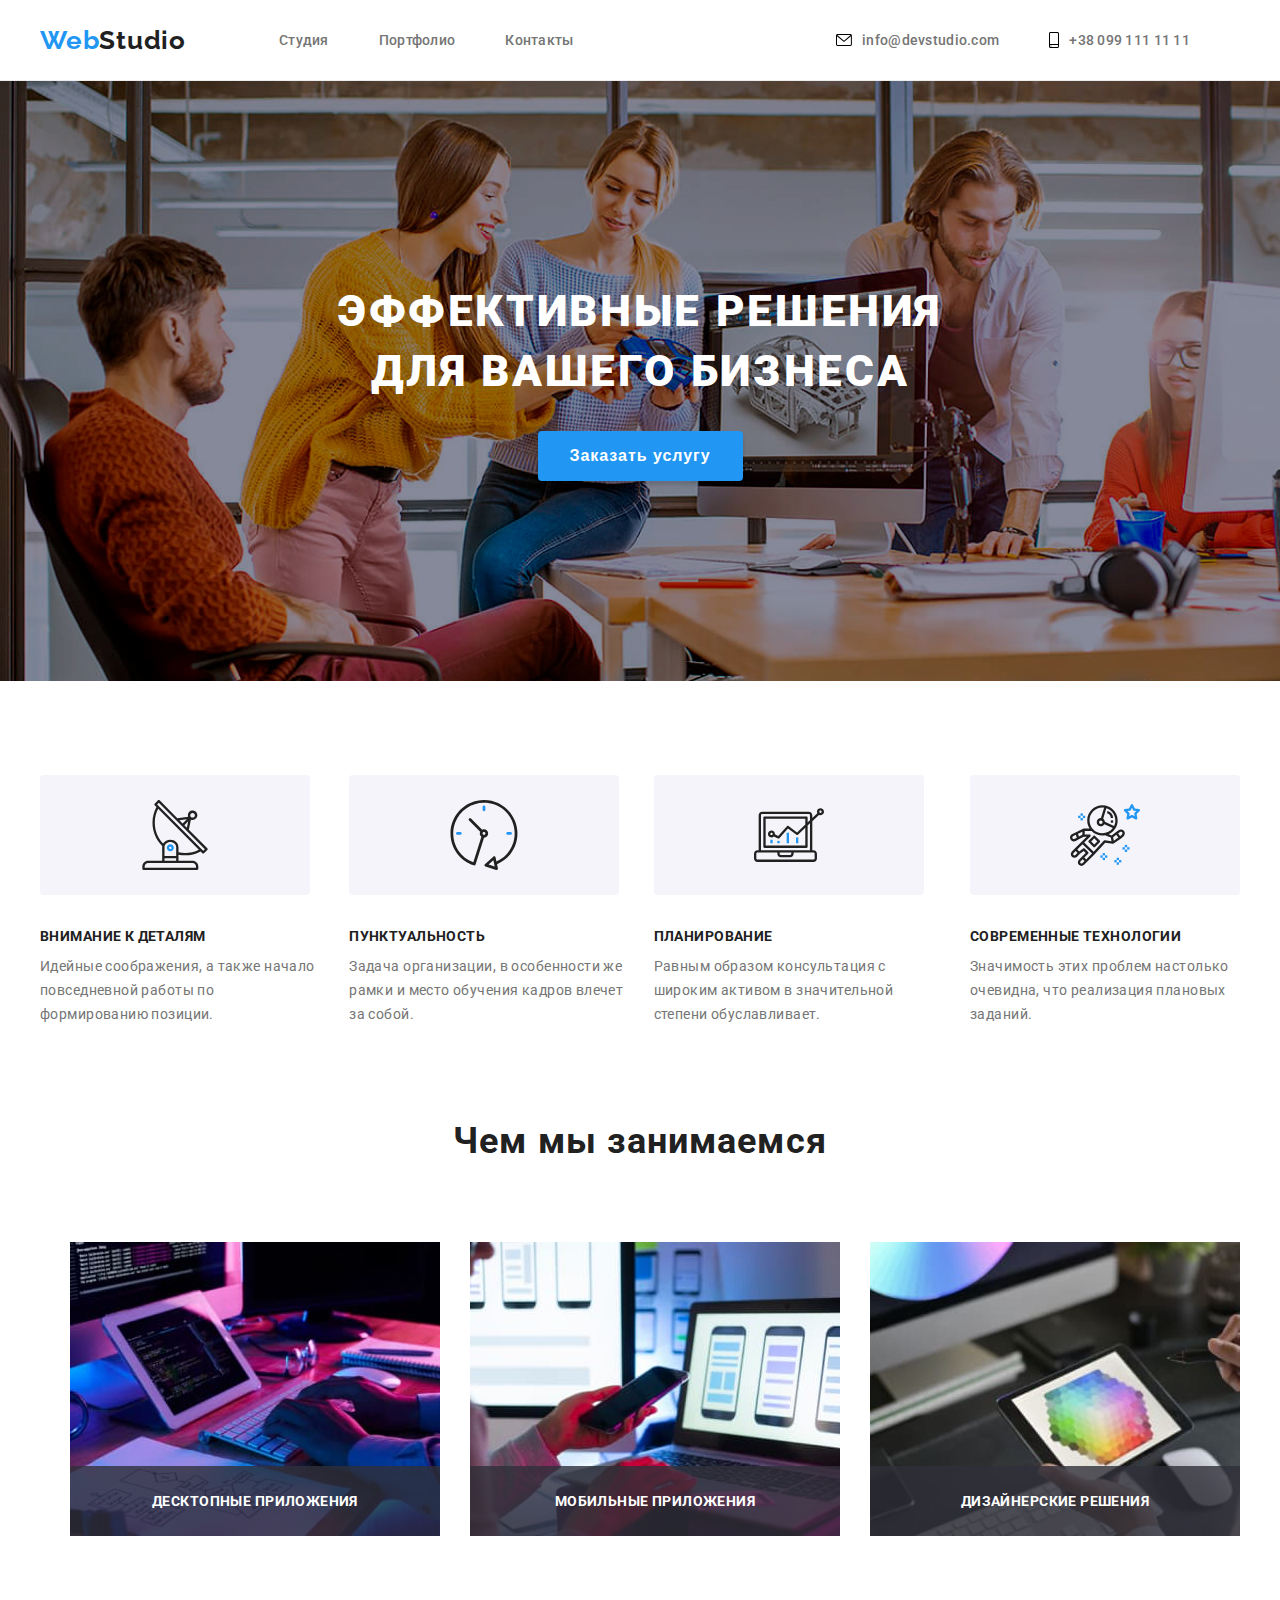
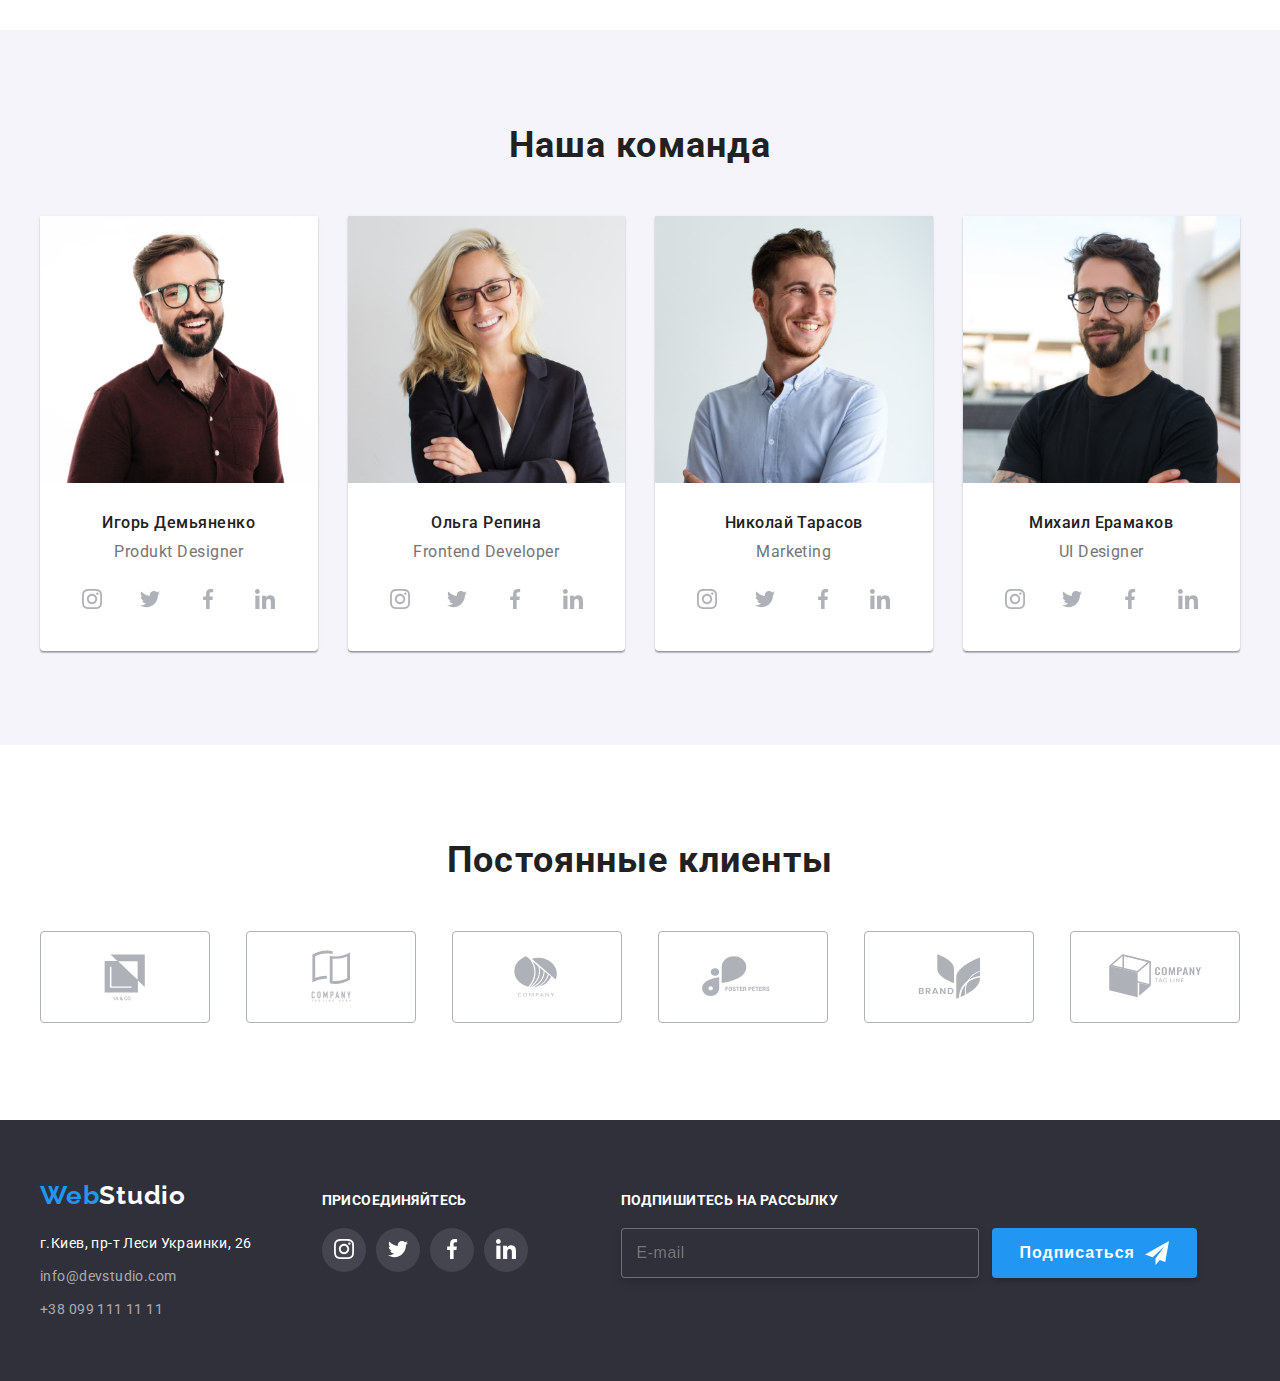
<file: index.html>
<!DOCTYPE html>
<html lang="ru ">
  <head>
    <meta charset="UTF-8" />
    <meta http-equiv="X-UA-Compatible" content="IE=edge" />
    <meta name="viewport" content="width=device-width, initial-scale=1.0" />
    <title>HW1</title>
    <link rel="preconnect" href="https://fonts.googleapis.com" />
    <link rel="preconnect" href="https://fonts.gstatic.com" crossorigin />
    <link
      href="https://fonts.googleapis.com/css2?family=Raleway:wght@700&family=Roboto:wght@400;500;700&display=swap"
      rel="stylesheet"
    />
    <link rel="stylesheet" href="./css/reset.css" />
    <link rel="stylesheet" href="./css/styles.css" />
  </head>
  <body>
    <!-- MODAL -->
    <div class="backdrop is-hidden" data-modal>
      <div class="modal">
        <button data-modal-close class="close-modal-btn" type="button">
          <svg width="11" height="11">
            <use href="./images/sprite.svg#icon-Vector"></use>
          </svg>
        </button>
        <h3 class="modal_headline">Оставьте свои данные, мы вам перезвоним</h3>
        <form class="modal_form">
          <label class="form-input-box">
            Имя
            <input type="text" class="form-input" name="user-name" required />
            <svg class="form-person-ico" width="18" height="18">
              <use href="./images/sprite.svg#icon-person-black"></use>
            </svg>
          </label>
          <label class="form-input-box">
            Телефон
            <input type="tel" class="form-input" name="user-tel" />
            <svg class="form-person-ico" width="18" height="18">
              <use href="./images/sprite.svg#icon-phone-black"></use>
            </svg>
          </label>
          <label class="form-input-box">
            Почта
            <input type="email" class="form-input" name="user-email" />
            <svg class="form-person-ico" width="18" height="18">
              <use href="./images/sprite.svg#icon-email-black"></use>
            </svg>
          </label>
          <label class="form-input-box">
            Комментарий
            <textarea name="user-msg" class="form-msg" placeholder="Введите текст"></textarea>
          </label>
          <label class="checkbox-text">
            <input type="checkbox" class="checkbox-btn" />
            <span class="chkbox-svg">
              <svg class="form-check-ico" width="16" height="16">
                <use href="./images/sprite.svg#icon-icon-check"></use>
              </svg>
            </span>
            Соглашаюсь с рассылкой и принимаю
            <a href="">Условия договора</a>
          </label>
          <div class="form-btn">
            <button type="submit" class="form-submit-btn">Отправить</button>
          </div>
        </form>
      </div>
    </div>
    <!-- section Header -->
    <header>
      <div class="container">
        <nav class="nav">
          <a href="index.html" class="logo">Web<span class="color-black">Studio</span></a>
          <ul class="links">
            <li>
              <div>
                <a class="studia" href="index.html">Студия</a>
              </div>
            </li>
            <li>
              <div>
                <a class="studia" href="portfolio.html">Портфолио</a>
              </div>
            </li>
            <li>
              <div><a class="studia" href="/contacts">Контакты</a></div>
            </li>
          </ul>
        </nav>
        <ul class="contacts">
          <div>
            <li class="position">
              <a href="mailto:info@devstudio.com"
                ><svg class="mail-ico" width="16" height="12">
                  <use href="./images/sprite.svg#icon-mail"></use>
                </svg>
                info@devstudio.com
              </a>
            </li>
          </div>
          <div>
            <li class="position">
              <a href="tel:+380991111111">
                <svg class="tel-ico" align="center" width="10" height="16">
                  <use href="./images/sprite.svg#icon-smartphone"></use>
                </svg>
                +38 099 111 11 11
              </a>
            </li>
          </div>
        </ul>
      </div>
    </header>
    <!-- section Основной контент -->
    <main>
      <section class="hero">
        <div class="container">
          <h1 class="hero-title">эффективные решения для вашего бизнеса</h1>
          <button data-modal-open type="button" class="hero-btn">Заказать услугу</button>
        </div>
      </section>

      <!-- section Чем мы занимаемся -->
      <section class="what-we-do">
        <div class="container">
          <div class="details">
            <ul class="details-list">
              <li class="details-num">
                <svg class="details-ico" width="270" height="120">
                  <use href="./images/sprite.svg#icon-antenna"></use>
                </svg>
                <h3>Внимание к деталям</h3>
                <p>
                  Идейные соображения, а также начало повседневной работы по формированию позиции.
                </p>
              </li>
              <li class="details-num">
                <svg class="details-ico" width="270" height="120">
                  <use href="./images/sprite.svg#icon-clock"></use>
                </svg>
                <h3>Пунктуальность</h3>
                <p>
                  Задача организации, в особенности же рамки и место обучения кадров влечет за
                  собой.
                </p>
              </li>
              <li class="details-num">
                <svg class="details-ico" width="270" height="120">
                  <use href="./images/sprite.svg#icon-diagram"></use>
                </svg>
                <h3>Планирование</h3>
                <p>
                  Равным образом консультация с широким активом в значительной степени
                  обуславливает.
                </p>
              </li>
              <li class="details-num">
                <svg class="details-ico" width="270" height="120">
                  <use href="./images/sprite.svg#icon-astronaut"></use>
                </svg>
                <h3>Современные технологии</h3>
                <p>Значимость этих проблем настолько очевидна, что реализация плановых заданий.</p>
              </li>
            </ul>
          </div>
          <h2 class="second-title">Чем мы занимаемся</h2>
          <ul class="what-we-do-list">
            <li>
              <div class="what-we-do-img">
                <img src="images/img.jpg" alt="working from pc" width="370" />
                <div class="what-we-do-text">
                  <h3>Десктопные приложения</h3>
                </div>
              </div>
            </li>
            <li>
              <div class="what-we-do-img">
                <img src="images/img1.jpg" alt="working from laptop" width="370" />
                <div class="what-we-do-text">
                  <h3>Мобильные приложения</h3>
                </div>
              </div>
            </li>
            <li>
              <div class="what-we-do-img">
                <img src="images/img2.jpg" alt="working from tablet" width="370" />
                <div class="what-we-do-text">
                  <h3>Дизайнерские решения</h3>
                </div>
              </div>
            </li>
          </ul>
        </div>
      </section>
      <!-- section наша команда -->
      <section class="our-team">
        <div class="container">
          <h2 class="second-title">Наша команда</h2>
          <ul class="team-list">
            <li class="team-item">
              <img src="images/img3.jpg" alt="Produkt Designer" width="270" />
              <div class="team-item-footer">
                <h3 class="card-name">Игорь Демьяненко</h3>
                <p>Produkt Designer</p>
                <div class="team-social">
                  <ul class="team-social-list">
                    <li class="team-social-btn">
                      <a href="" class="link-social"></a>
                      <svg class="team-social-ico" width="20" height="20">
                        <use href="./images/sprite.svg#icon-instagram"></use>
                      </svg>
                    </li>
                    <li class="team-social-btn">
                      <a href="" class="link-social"></a>
                      <svg class="team-social-ico" width="20" height="20">
                        <use href="./images/sprite.svg#icon-twitter"></use>
                      </svg>
                    </li>
                    <li class="team-social-btn">
                      <a href="" class="link-social"></a>
                      <svg class="team-social-ico" width="20" height="20">
                        <use href="./images/sprite.svg#icon-facebook"></use>
                      </svg>
                    </li>
                    <li class="team-social-btn">
                      <a href="" class="link-social"></a>
                      <svg class="team-social-ico" width="20" height="20">
                        <use href="./images/sprite.svg#icon-linkedin"></use>
                      </svg>
                    </li>
                  </ul>
                </div>
              </div>
            </li>
            <li class="team-item">
              <img src="images/img4.jpg" alt="Frontend Developer" width="270" />
              <div class="team-item-footer">
                <h3 class="card-name">Ольга Репина</h3>
                <p>Frontend Developer</p>
                <div class="team-social">
                  <ul class="team-social-list">
                    <li class="team-social-btn">
                      <a href="" class="link-social"></a>
                      <svg class="team-social-ico" width="20" height="20">
                        <use href="./images/sprite.svg#icon-instagram"></use>
                      </svg>
                    </li>
                    <li class="team-social-btn">
                      <a href="" class="link-social"></a>
                      <svg class="team-social-ico" width="20" height="20">
                        <use href="./images/sprite.svg#icon-twitter"></use>
                      </svg>
                    </li>
                    <li class="team-social-btn">
                      <a href="" class="link-social"></a>
                      <svg class="team-social-ico" width="20" height="20">
                        <use href="./images/sprite.svg#icon-facebook"></use>
                      </svg>
                    </li>
                    <li class="team-social-btn">
                      <a href="" class="link-social"></a>
                      <svg class="team-social-ico" width="20" height="20">
                        <use href="./images/sprite.svg#icon-linkedin"></use>
                      </svg>
                    </li>
                  </ul>
                </div>
              </div>
            </li>
            <li class="team-item">
              <img src="images/img5.jpg" alt="Marketing" width="270" />
              <div class="team-item-footer">
                <h3 class="card-name">Николай Тарасов</h3>
                <p>Marketing</p>
                <div class="team-social">
                  <ul class="team-social-list">
                    <li class="team-social-btn">
                      <a href="" class="link-social"></a>
                      <svg class="team-social-ico" width="20" height="20">
                        <use href="./images/sprite.svg#icon-instagram"></use>
                      </svg>
                    </li>
                    <li class="team-social-btn">
                      <a href="" class="link-social"></a>
                      <svg class="team-social-ico" width="20" height="20">
                        <use href="./images/sprite.svg#icon-twitter"></use>
                      </svg>
                    </li>
                    <li class="team-social-btn">
                      <a href="" class="link-social"></a>
                      <svg class="team-social-ico" width="20" height="20">
                        <use href="./images/sprite.svg#icon-facebook"></use>
                      </svg>
                    </li>
                    <li class="team-social-btn">
                      <a href="" class="link-social"></a>
                      <svg class="team-social-ico" width="20" height="20">
                        <use href="./images/sprite.svg#icon-linkedin"></use>
                      </svg>
                    </li>
                  </ul>
                </div>
              </div>
            </li>
            <li class="team-item">
              <img src="images/img6.jpg" alt="UI Designer" width="270" />
              <div class="team-item-footer">
                <h3 class="card-name">Михаил Ерамаков</h3>
                <p>UI Designer</p>
                <div class="team-social">
                  <ul class="team-social-list">
                    <li class="team-social-btn">
                      <a href="" class="link-social"></a>
                      <svg class="team-social-ico" width="20" height="20">
                        <use href="./images/sprite.svg#icon-instagram"></use>
                      </svg>
                    </li>
                    <li class="team-social-btn">
                      <a href="" class="link-social"></a>
                      <svg class="team-social-ico" width="20" height="20">
                        <use href="./images/sprite.svg#icon-twitter"></use>
                      </svg>
                    </li>
                    <li class="team-social-btn">
                      <a href="" class="link-social"></a>
                      <svg class="team-social-ico" width="20" height="20">
                        <use href="./images/sprite.svg#icon-facebook"></use>
                      </svg>
                    </li>
                    <li class="team-social-btn">
                      <a href="" class="link-social"></a>
                      <svg class="team-social-ico" width="20" height="20">
                        <use href="./images/sprite.svg#icon-linkedin"></use>
                      </svg>
                    </li>
                  </ul>
                </div>
              </div>
            </li>
          </ul>
        </div>
      </section>
      <section>
        <div class="container">
          <h2 class="second-title">Постоянные клиенты</h2>

          <ul class="client-list">
            <li>
              <svg class="client-ico" width="170" height="92">
                <use href="./images/sprite.svg#icon-Client1"></use>
              </svg>
            </li>
            <li>
              <svg class="client-ico" width="170" height="92">
                <use href="./images/sprite.svg#icon-Client2"></use>
              </svg>
            </li>
            <li>
              <svg class="client-ico" width="170" height="92">
                <use href="./images/sprite.svg#icon-Client3"></use>
              </svg>
            </li>
            <li>
              <svg class="client-ico" width="170" height="92">
                <use href="./images/sprite.svg#icon-Client4"></use>
              </svg>
            </li>
            <li>
              <svg class="client-ico" width="170" height="92">
                <use href="./images/sprite.svg#icon-Client5"></use>
              </svg>
            </li>
            <li>
              <svg class="client-ico" width="170" height="92">
                <use href="./images/sprite.svg#icon-Client6"></use>
              </svg>
            </li>
          </ul>
        </div>
      </section>
    </main>
    <script src="./js/modal.js"></script>
  </body>

  <footer>
    <section class="hero-footer">
      <div class="container">
        <div class="footer-wraper">
          <div class="footer-contacts">
            <a href="index.html" class="logo">Web<span class="color-white">Studio</span></a>
            <address class="address">г.Киев, пр-т Леси Украинки, 26</address>
            <ul class="contacts-footer">
              <li><a href="mailto:info@devstudio.com">info@devstudio.com</a></li>
              <li><a href="tel:+380991111111">+38 099 111 11 11</a></li>
            </ul>
          </div>

          <div class="footer-social">
            <h3>Присоединяйтесь</h3>
            <ul class="social-list">
              <li>
                <button class="social-btn">
                  <a href="" class="link-social"></a>
                  <svg class="social-ico" width="20" height="20">
                    <use href="./images/sprite.svg#icon-instagram"></use>
                  </svg>
                </button>
              </li>
              <li>
                <button class="social-btn">
                  <a href="" class="link-social"></a>
                  <svg class="social-ico" width="20" height="20">
                    <use href="./images/sprite.svg#icon-twitter"></use>
                  </svg>
                </button>
              </li>
              <li>
                <button class="social-btn">
                  <a href="" class="link-social"></a>
                  <svg class="social-ico" width="20" height="20">
                    <use href="./images/sprite.svg#icon-facebook"></use>
                  </svg>
                </button>
              </li>
              <li>
                <button class="social-btn">
                  <a href="" class="link-social"></a>
                  <svg class="social-ico" width="20" height="20">
                    <use href="./images/sprite.svg#icon-linkedin"></use>
                  </svg>
                </button>
              </li>
            </ul>
          </div>
          <div class="footer-subscribe">
            <h3>подпишитесь на рассылку</h3>
            <label>
              <input type="email" class="footer-input" placeholder="E-mail" />
            </label>
            <button type="button" class="subscribe-btn">
              Подписаться
              <svg class="subscribe-btn-ico" width="24" height="24">
                <use href="./images/sprite.svg#icon-icon-send"></use>
              </svg>
            </button>
          </div>
        </div>
      </div>
    </section>
  </footer>
</html>
</file>
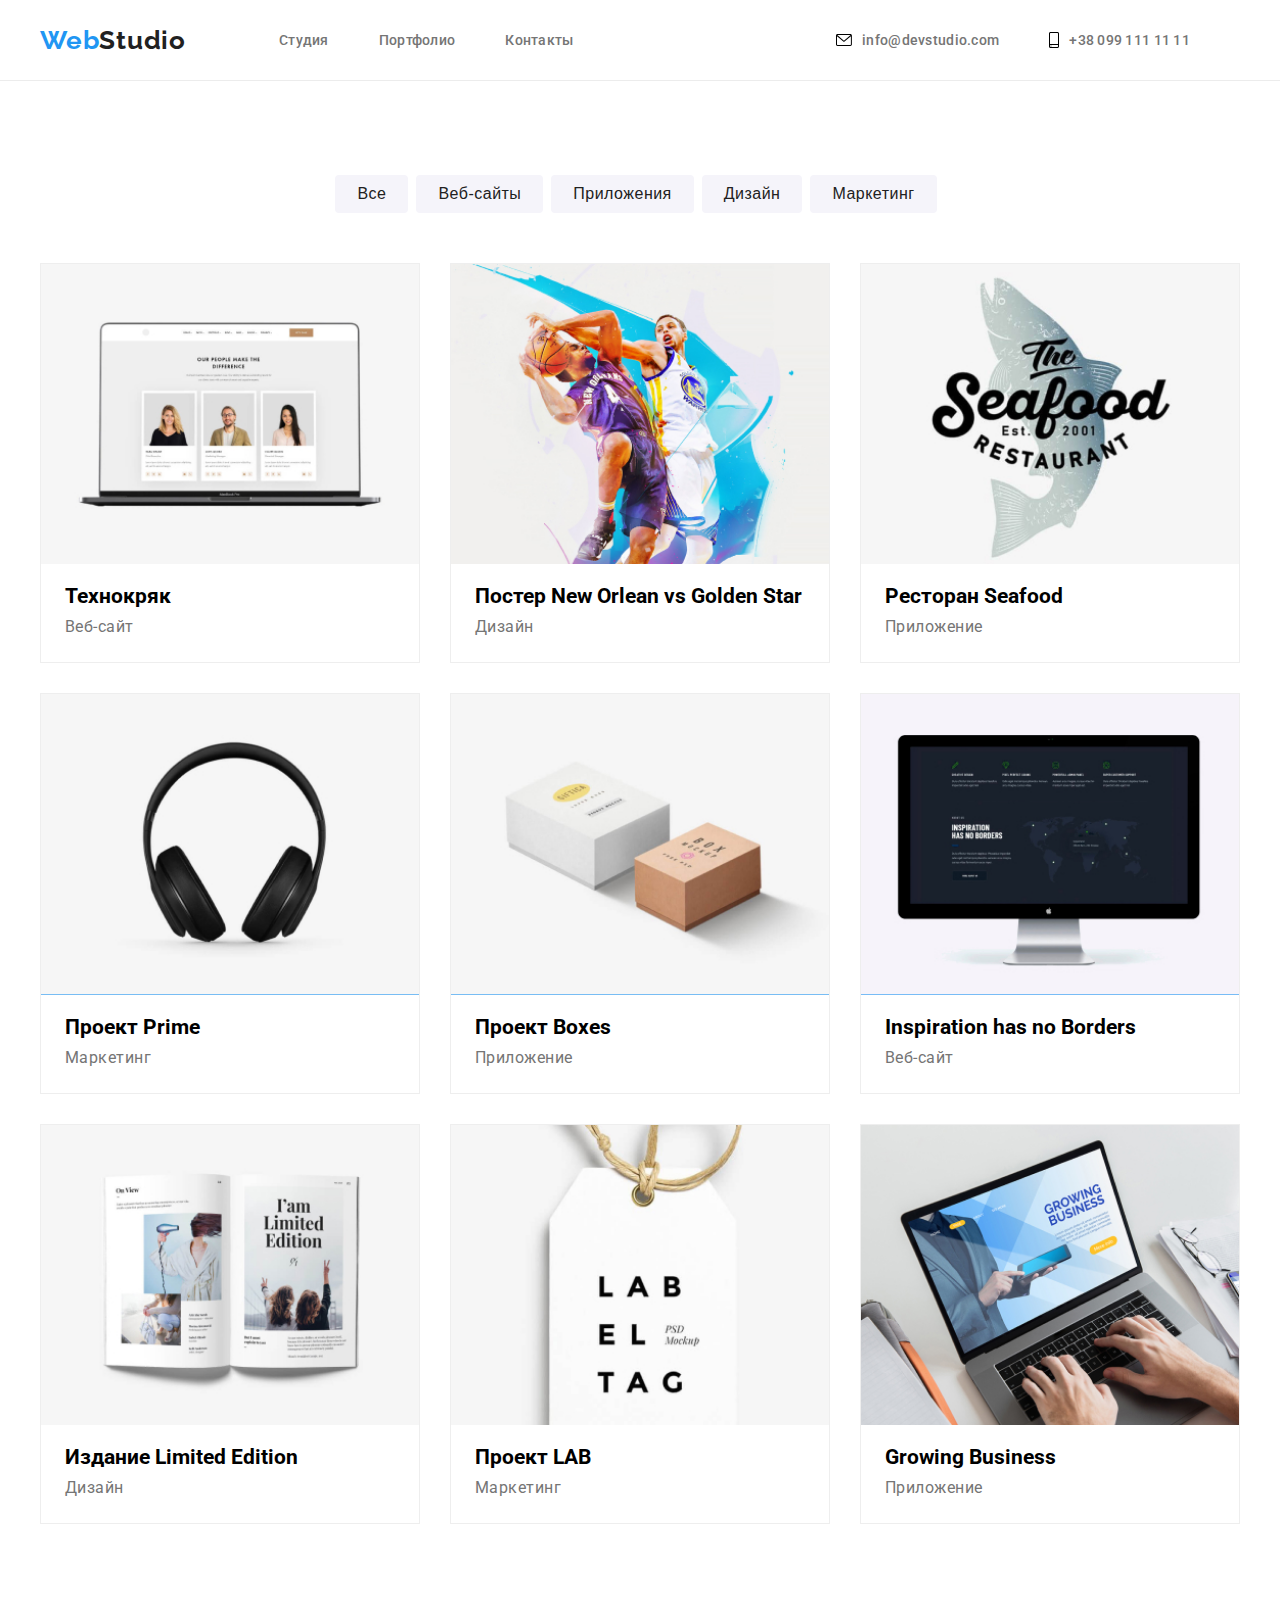
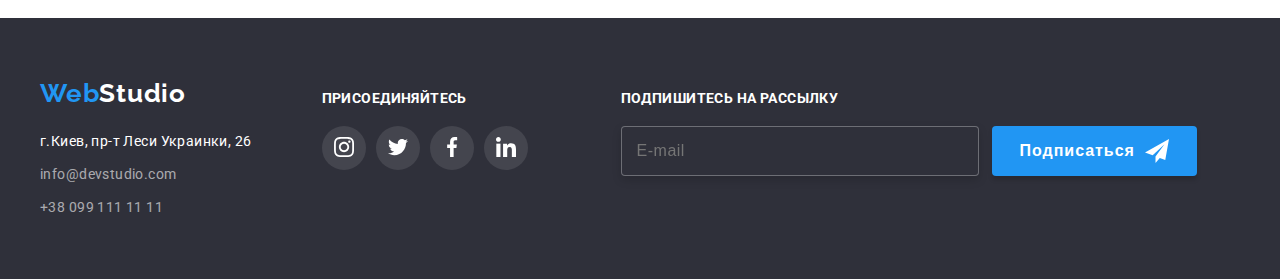
<file: portfolio.html>
<!DOCTYPE html>
<html lang="ru ">
  <head>
    <meta charset="UTF-8" />
    <meta http-equiv="X-UA-Compatible" content="IE=edge" />
    <meta name="viewport" content="width=device-width, initial-scale=1.0" />
    <title>HW2</title>
    <link rel="preconnect" href="https://fonts.googleapis.com" />
    <link rel="preconnect" href="https://fonts.gstatic.com" crossorigin />
    <link
      href="https://fonts.googleapis.com/css2?family=Raleway:wght@700&family=Roboto:wght@400;500;700&display=swap"
      rel="stylesheet"
    />
    <link rel="stylesheet" href="./css/reset.css" />
    <link rel="stylesheet" href="./css/styles.css" />
  </head>
  <body>
    <header>
      <div class="container">
        <nav class="nav">
          <a href="index.html" class="logo">Web<span class="color-black">Studio</span></a>
          <ul class="links">
            <li>
              <div>
                <a class="studia" href="index.html">Студия</a>
              </div>
            </li>
            <li>
              <div>
                <a class="studia" href="portfolio.html">Портфолио</a>
              </div>
            </li>
            <li>
              <div><a class="studia" href="/contacts">Контакты</a></div>
            </li>
          </ul>
        </nav>
        <ul class="contacts">
          <div>
            <li class="position">
              <a href="mailto:info@devstudio.com"
                ><svg class="mail-ico" width="16" height="12">
                  <use href="./images/sprite.svg#icon-mail"></use>
                </svg>
                info@devstudio.com
              </a>
            </li>
          </div>
          <div>
            <li class="position">
              <a href="tel:+380991111111">
                <svg class="tel-ico" align="center" width="10" height="16">
                  <use href="./images/sprite.svg#icon-smartphone"></use>
                </svg>
                +38 099 111 11 11
              </a>
            </li>
          </div>
        </ul>
      </div>
    </header>
    <!-- section Основной контент -->
    <main>
      <section>
        <!-- <h1>Портфолио</h1> -->
        <div class="container">
          <ul class="portfolio-btn">
            <li><button type="button">Все</button></li>
            <li><button type="button">Веб-сайты</button></li>
            <li><button type="button">Приложения</button></li>
            <li><button type="button">Дизайн</button></li>
            <li><button type="button">Маркетинг</button></li>
          </ul>

          <ul class="portfolio-list">
            <li class="item">
              <article class="card">
                <div class="card-thumb">
                  <div class="overlay-text">
                    <p>
                      Технокряк это современная площадка распространения коронавируса. Компании
                      используют эту платформу для цифрового шпионажа и атак на защищённые сервера
                      конкурентов.
                    </p>
                  </div>

                  <a href="#">
                    <img src="./images/img7.jpg" alt="img" />
                  </a>
                </div>
                <div class="card-footer">
                  <h2 class="card-heading">Технокряк</h2>
                  <p class="card-text">Веб-сайт</p>
                </div>
              </article>
            </li>

            <li class="item">
              <article class="card">
                <div class="card-thumb">
                  <div class="overlay-text">
                    <p>
                      Технокряк это современная площадка распространения коронавируса. Компании
                      используют эту платформу для цифрового шпионажа и атак на защищённые сервера
                      конкурентов.
                    </p>
                  </div>
                  <a href="#">
                    <img src="./images/img8.jpg" alt="img" width="370" />
                  </a>
                </div>
                <div class="card-footer">
                  <h2 class="card-heading">Постер New Orlean vs Golden Star</h2>
                  <p class="card-text">Дизайн</p>
                </div>
              </article>
            </li>

            <li class="item">
              <article class="card">
                <div class="card-thumb">
                  <div class="overlay-text">
                    <p>
                      Технокряк это современная площадка распространения коронавируса. Компании
                      используют эту платформу для цифрового шпионажа и атак на защищённые сервера
                      конкурентов.
                    </p>
                  </div>
                  <a href="#">
                    <img src="./images/img9.jpg" alt="img" width="370" />
                  </a>
                </div>
                <div class="card-footer">
                  <h2 class="card-heading">Ресторан Seafood</h2>
                  <p class="card-text">Приложение</p>
                </div>
              </article>
            </li>

            <li class="item">
              <article class="card">
                <div class="card-thumb">
                  <div class="overlay-text">
                    <p>
                      Технокряк это современная площадка распространения коронавируса. Компании
                      используют эту платформу для цифрового шпионажа и атак на защищённые сервера
                      конкурентов.
                    </p>
                  </div>
                  <a href="#">
                    <img src="./images/img10.jpg" alt="img" width="370" />
                  </a>
                </div>
                <div class="card-footer">
                  <h2 class="card-heading">Проект Prime</h2>
                  <p class="card-text">Маркетинг</p>
                </div>
              </article>
            </li>

            <li class="item">
              <article class="card">
                <div class="card-thumb">
                  <div class="overlay-text">
                    <p>
                      Технокряк это современная площадка распространения коронавируса. Компании
                      используют эту платформу для цифрового шпионажа и атак на защищённые сервера
                      конкурентов.
                    </p>
                  </div>
                  <a href="#">
                    <img src="./images/img11.jpg" alt="img" width="370" />
                  </a>
                </div>
                <div class="card-footer">
                  <h2 class="card-heading">Проект Boxes</h2>
                  <p class="card-text">Приложение</p>
                </div>
              </article>
            </li>

            <li class="item">
              <article class="card">
                <div class="card-thumb">
                  <div class="overlay-text">
                    <p>
                      Технокряк это современная площадка распространения коронавируса. Компании
                      используют эту платформу для цифрового шпионажа и атак на защищённые сервера
                      конкурентов.
                    </p>
                  </div>
                  <a href="#">
                    <img src="./images/img12.jpg" alt="img" width="370" />
                  </a>
                </div>
                <div class="card-footer">
                  <h2 class="card-heading">Inspiration has no Borders</h2>
                  <p class="card-text">Веб-сайт</p>
                </div>
              </article>
            </li>

            <li class="item">
              <article class="card">
                <div class="card-thumb">
                  <div class="overlay-text">
                    <p>
                      Технокряк это современная площадка распространения коронавируса. Компании
                      используют эту платформу для цифрового шпионажа и атак на защищённые сервера
                      конкурентов.
                    </p>
                  </div>
                  <a href="#">
                    <img src="./images/img13.jpg" alt="img" width="370" />
                  </a>
                </div>
                <div class="card-footer">
                  <h2 class="card-heading">Издание Limited Edition</h2>
                  <p class="card-text">Дизайн</p>
                </div>
              </article>
            </li>

            <li class="item">
              <article class="card">
                <div class="card-thumb">
                  <div class="overlay-text">
                    <p>
                      Технокряк это современная площадка распространения коронавируса. Компании
                      используют эту платформу для цифрового шпионажа и атак на защищённые сервера
                      конкурентов.
                    </p>
                  </div>
                  <a href="#">
                    <img src="./images/img14.jpg" alt="img" width="370" />
                  </a>
                </div>
                <div class="card-footer">
                  <h2 class="card-heading">Проект LAB</h2>
                  <p class="card-text">Маркетинг</p>
                </div>
              </article>
            </li>

            <li class="item">
              <article class="card">
                <div class="card-thumb">
                  <div class="overlay-text">
                    <p>
                      Технокряк это современная площадка распространения коронавируса. Компании
                      используют эту платформу для цифрового шпионажа и атак на защищённые сервера
                      конкурентов.
                    </p>
                  </div>
                  <a href="#">
                    <img src="./images/img15.jpg" alt="img" width="370" />
                  </a>
                </div>
                <div class="card-footer">
                  <h2 class="card-heading">Growing Business</h2>
                  <p class="card-text">Приложение</p>
                </div>
              </article>
            </li>
          </ul>
        </div>
      </section>
    </main>
    <script src="./js/modal.js"></script>
  </body>

  <footer>
    <section class="hero-footer">
      <div class="container">
        <div class="footer-wraper">
          <div class="footer-contacts">
            <a href="index.html" class="logo">Web<span class="color-white">Studio</span></a>
            <address class="address">г.Киев, пр-т Леси Украинки, 26</address>
            <ul class="contacts-footer">
              <li><a href="mailto:info@devstudio.com">info@devstudio.com</a></li>
              <li><a href="tel:+380991111111">+38 099 111 11 11</a></li>
            </ul>
          </div>

          <div class="footer-social">
            <h3>Присоединяйтесь</h3>
            <ul class="social-list">
              <li>
                <button class="social-btn">
                  <a href="" class="link-social"></a>
                  <svg class="social-ico" width="20" height="20">
                    <use href="./images/sprite.svg#icon-instagram"></use>
                  </svg>
                </button>
              </li>
              <li>
                <button class="social-btn">
                  <a href="" class="link-social"></a>
                  <svg class="social-ico" width="20" height="20">
                    <use href="./images/sprite.svg#icon-twitter"></use>
                  </svg>
                </button>
              </li>
              <li>
                <button class="social-btn">
                  <a href="" class="link-social"></a>
                  <svg class="social-ico" width="20" height="20">
                    <use href="./images/sprite.svg#icon-facebook"></use>
                  </svg>
                </button>
              </li>
              <li>
                <button class="social-btn">
                  <a href="" class="link-social"></a>
                  <svg class="social-ico" width="20" height="20">
                    <use href="./images/sprite.svg#icon-linkedin"></use>
                  </svg>
                </button>
              </li>
            </ul>
          </div>
          <div class="footer-subscribe">
            <h3>подпишитесь на рассылку</h3>
            <label>
              <input type="email" class="footer-input" placeholder="E-mail" />
            </label>
            <button type="button" class="subscribe-btn">
              Подписаться
              <svg class="subscribe-btn-ico" width="24" height="24">
                <use href="./images/sprite.svg#icon-icon-send"></use>
              </svg>
            </button>
          </div>
        </div>
      </div>
    </section>
  </footer>
</html>
</file>
<file: css/styles.css>
:root {
  --main-color: #212121;
  --sec-color: #757575;
  --active-color: #2196f3;
  --white-color: #ffffff;
}

:hover,
:focus {
  transition-duration: 250ms;
  transition-timing-function: cubic-bezier(0.4, 0, 0.2, 1);
}

body {
  font-family: 'Roboto', sans-serif;
  font-size: 14px;
  /* font-family: normal; */
}
.backdrop {
  position: fixed;
  top: 0;
  left: 0;
  width: 100%;
  height: 100%;
  background: rgba(0, 0, 0, 0.2);
  z-index: 1;
}
.backdrop {
  opacity: 1;

  transform: scale(1);
  transition-duration: 0.5s;
}
.backdrop.is-hidden {
  opacity: 0;
  pointer-events: none;
  transform: scale(0);
  transition-duration: 0.5s;
}

.modal {
  position: absolute;
  top: 50%;
  left: 50%;
  transform: translate(-50%, -50%);
  height: 581px;
  width: 528px;
  background: #ffffff;
  box-shadow: 0px 1px 3px rgba(0, 0, 0, 0.12), 0px 1px 1px rgba(0, 0, 0, 0.14),
    0px 2px 1px rgba(0, 0, 0, 0.2);
  border-radius: 4px;
  padding: 40px;
}
.close-modal-btn {
  position: absolute;
  width: 30px;
  height: 30px;
  background: #ffffff;
  border: 1px solid rgba(0, 0, 0, 0.1);
  border-radius: 50%;
  right: 8px;
  top: 8px;
}
.close-modal-btn:hover {
  fill: #188ce8;
}
.modal_headline {
  font-weight: bold;
  font-size: 20px;
  line-height: 23px;
  text-align: center;
  letter-spacing: 0.03em;
  color: #212121;
}
.form-input-box {
  display: block;
  margin-top: 10px;
  font-weight: normal;
  font-size: 12px;
  line-height: 14px;
  letter-spacing: 0.01em;
  color: #757575;
  position: relative;
}
.form-input,
.form-msg {
  border: 1px solid rgba(33, 33, 33, 0.2);
  box-sizing: border-box;
  border-radius: 4px;
  width: 100%;
  height: 40px;
  margin-top: 4px;
  padding: 0 10px 0 40px;
}
.form-input:focus {
  outline: none;
  border: 1px solid var(--active-color);
  transition: 250ms cubic-bezier(0.4, 0, 0.2, 1);
}
.form-input:focus + svg {
  fill: var(--active-color);
  transition: 250ms cubic-bezier(0.4, 0, 0.2, 1);
}
.form-msg:focus {
  outline: none;
  border: 1px solid var(--active-color);
  transition: 250ms cubic-bezier(0.4, 0, 0.2, 1);
}
.form-person-ico {
  display: block;
  position: absolute;
  left: 15px;
  top: 50%;
}
.checkbox-text {
  display: block;
  position: relative;
  font-weight: normal;
  font-size: 14px;
  line-height: 24px;
  letter-spacing: 0.03em;
  color: #757575;
  margin-top: 20px;
  text-align: center;
}
.checkbox-text a {
  color: var(--active-color);
}

.checkbox-btn {
  -webkit-appearance: none;
}
.checkbox-btn + .chkbox-svg::before {
  position: absolute;
  left: 6px;
  top: 4px;
  content: '';
  display: inline-block;
  width: 16px;
  height: 16px;
  border: 1px solid #212121;
  border-radius: 2px;
}
.checkbox-btn:checked + .chkbox-svg::before {
  background-image: url(../images/sprite/#icon-icon-check);
  background-color: var(--active-color);
  border: var(--active-color);
}
.form-check-ico {
  position: absolute;
  left: 5px;
  top: 3px;
}
.checkbox-btn:focus + .chkbox-svg::before {
  border-color: var(--active-color);
}
.form-submit-btn:hover {
  background: #188ce8;
}

/* .chkbox-svg {
  position: absolute;
  width: 16px;
  height: 16px;
  border: 2px solid #212121;
  border-radius: 2px;
  left: 5px;
  top: 3px;
} */

.form-msg {
  font-family: inherit;
  width: 448px;
  height: 120px;
  resize: none;
  padding: 12px 16px;
}
.form-msg::placeholder {
  font-weight: normal;
  font-size: 12px;
  line-height: 14px;
  letter-spacing: 0.01em;
  color: rgba(117, 117, 117, 0.5);
}
.form-submit-btn {
  width: 200px;
  height: 50px;
  background: #2196f3;
  box-shadow: 0px 4px 4px rgba(0, 0, 0, 0.15);
  border-radius: 4px;
  font-weight: bold;
  font-size: 16px;
  line-height: 30px;
  letter-spacing: 0.06em;
  color: #ffffff;
  margin-top: 30px;
}
.form-btn {
  text-align: center;
}

img {
  display: block;
  /* max-width: 100%; */
  height: auto;
  width: 100%;
}
section {
  padding: 94px 0;
  /* border: 1px solid green; */
}

.container {
  width: 1200px;
  margin: 0 auto;
  /* padding: 0 15px; */
  /* border: 1px solid red; */
}

header {
  border-bottom: 1px solid #ececec;
}

.nav,
.links,
.contacts,
header .container {
  display: flex;
  justify-content: space-between;
}
header .logo {
  margin-right: 93px;
  display: flex;
  align-items: center;
  font-family: Raleway, sans-serif;
  font-weight: bold;
  font-size: 26px;
  line-height: calc(31 / 26);
  letter-spacing: 0.03em;
  color: var(--active-color);
}

.color-black {
  color: var(--main-color);
}

.contacts a,
.links a {
  font-weight: 500;
  font-size: 14px;
  line-height: calc(16 / 14);
  letter-spacing: 0.02em;
  color: var(--sec-color);
  padding: 32px 0;
  display: inline-block;
}
.links div {
  margin-right: 50px;
}
.contacts div {
  margin-right: 50px;
}

.links div {
  position: relative;
}

.links a:hover:after {
  content: '';
  position: absolute;

  top: 77px;
  left: 0px;
  width: 100%;
  height: 4px;
  background-color: #2196f3;
  border-radius: 2px;
}

.contacts a:hover,
.contacts a:focus,
.links a:hover,
.links a:focus {
  color: var(--active-color);
  fill: var(--active-color);
}
.mail-ico,
.tel-ico {
  margin-right: 10px;
}

.position a {
  display: inline-flex;
  align-items: center;
}

.hero {
  /* background: #2f303a; */
  background-image: url('../images/img16.jpg');
  background-repeat: no-repeat;
  background-size: cover;
}

.hero .container {
  padding: 106px 0;
}

.hero-title {
  font-size: 44px;
  color: var(--white-color);
  text-transform: uppercase;
  font-weight: 900;
  font-size: 44px;
  line-height: calc(60 / 44);
  text-align: center;
  letter-spacing: 0.06em;
  max-width: 650px;
  margin: 0 auto;
  margin-bottom: 30px;
}

.hero-btn {
  padding: 10px 32px;
  border-radius: 4px;
  margin: 0 auto;
  display: block;
  background: var(--active-color);
  box-shadow: 0px 4px 4px rgba(0, 0, 0, 0.15);
  font-weight: bold;
  font-size: 16px;
  line-height: calc(30 / 16);
  letter-spacing: 0.06em;
  color: var(--white-color);
}

.hero-btn:hover,
.hero-btn:focus {
  background: #188ce8;
}
.details {
  margin-bottom: 94px;
}

.details h3 {
  font-size: 14px;
  line-height: calc(16 / 14);
  letter-spacing: 0.03em;
  text-transform: uppercase;
  color: var(--main-color);
  margin-bottom: 10px;
}
.details p {
  font-size: 14px;
  line-height: 24px;
  letter-spacing: 0.03em;
  color: #757575;
}

.details-list {
  display: flex;
  margin: 0 -15px;
}

.details-num {
  margin: 0 15px;
}

.details-ico {
  background: #f5f4fa;
  border-radius: 4px;
  padding: 25px;
  margin-bottom: 30px;
}

.second-title {
  font-weight: bold;
  font-size: 36px;
  line-height: calc(42 / 36);
  text-align: center;
  letter-spacing: 0.03em;
  color: #212121;
  padding-bottom: 50px;
}
.what-we-do-list h3 {
  font-weight: bold;
  font-size: 14px;
  line-height: 16px;
  text-align: center;
  letter-spacing: 0.03em;
  text-transform: uppercase;
  color: var(--white-color);
}

.what-we-do-img {
  position: relative;
}

.what-we-do-text {
  background-color: rgba(47, 48, 58, 0.8);
  width: 100%;
  position: absolute;
  bottom: 0;
  text-align: center;
  padding: 27px;
}

.what-we-do-list {
  display: flex;
}
.what-we-do-list li {
  flex-basis: calc(100% / 3 - 30px);
  margin-left: 30px;
  margin-top: 30px;
}
.container .team-list {
  display: flex;
  margin: 0 -15px;
}

.our-team {
  background: #f5f4fa;
}

.team-item-footer {
  padding: 30px;
  text-align: center;
}
.team-item-footer h3 {
  padding-bottom: 10px;
}
.team-item-footer p {
  font-weight: normal;
  font-size: 16px;
  line-height: 19px;
  text-align: center;
  letter-spacing: 0.03em;
  color: #757575;
}
.card-name {
  font-weight: 500;
  font-size: 16px;
  line-height: 19px;
  letter-spacing: 0.03em;
  color: #212121;
}
.team-item {
  background: #ffffff;
  box-shadow: 0px 1px 3px rgba(0, 0, 0, 0.12), 0px 1px 1px rgba(0, 0, 0, 0.14),
    0px 2px 1px rgba(0, 0, 0, 0.2);
  border-radius: 0px 0px 4px 4px;
  margin: 0 15px;
}

.portfolio-btn {
  display: flex;
  justify-content: center;
  align-items: center;
  margin-bottom: 50px;
}
.portfolio-btn button {
  padding: 6px 22px;
  border-radius: 4px;
  background: #f5f4fa;
  font-weight: 500;
  font-size: 16px;
  line-height: calc(26 / 16);
  letter-spacing: 0.03em;
  color: var(--main-color);
  width: auto;
  cursor: pointer;
  margin-right: 8px;
}

.portfolio-btn button:hover,
.portfolio-btn button:focus {
  background: var(--active-color);
  color: var(--white-color);
  box-shadow: 0px 3px 1px rgba(0, 0, 0, 0.1), 0px 1px 2px rgba(0, 0, 0, 0.08),
    0px 2px 2px rgba(0, 0, 0, 0.12);
}

.card {
  border: 1px solid #eeeeee;
}
.card-thumb {
  position: relative;
  overflow: hidden;
}
.overlay-text {
  font-weight: normal;
  font-size: 18px;
  line-height: 28px;
  letter-spacing: 0.03em;
  color: #ffffff;
  padding: 63px 24px;
}
.overlay-text {
  position: absolute;
  width: 100%;
  height: 100%;
  background: rgba(33, 150, 243, 0.9);
  transform: translateY(100%);
  transition: 250ms cubic-bezier(0.4, 0, 0.2, 1);
}
.card:hover .overlay-text {
  transform: translateY(0);
}

.card:hover,
.card:focus {
  box-shadow: 0px 1px 1px rgba(0, 0, 0, 0.12), 0px 4px 4px rgba(0, 0, 0, 0.06),
    1px 4px 6px rgba(0, 0, 0, 0.16);
}
.portfolio-list {
  display: flex;
  flex-wrap: wrap;
  justify-content: space-between;
  margin-left: -30px;
  margin-top: -30px;
}

.portfolio-list .item {
  flex-basis: calc(100% / 3 - 30px);
  margin-left: 30px;
  margin-top: 30px;
}
.card-footer {
  padding: 20px 24px;
}
.card-heading {
  margin-bottom: 4px;
}
.card-text {
  font-weight: normal;
  font-size: 16px;
  line-height: 30px;
  letter-spacing: 0.03em;
  color: #757575;
}

.team-social-list {
  display: flex;
  flex-wrap: wrap;
  justify-content: space-between;
  margin-top: 16px;
}
.team-social-ico {
  fill: #afb1b8;
  margin-top: 12px;
}
.team-social-btn:hover .team-social-ico,
.team-social-btn:focus .team-social-ico {
  fill: var(--white-color);
}

.team-social-btn {
  width: 44px;
  height: 44px;
  background: rgba(255, 255, 255, 0.1);
  border-radius: 50%;
}
.team-social-btn:hover,
.team-social-btn:focus {
  background: var(--active-color);
}

.client-list {
  display: flex;
  flex-wrap: wrap;
  justify-content: space-between;
}

.client-ico {
  border: 1px solid #afb1b8;
  box-sizing: border-box;
  border-radius: 4px;
  fill: #afb1b8;
}

.client-ico:hover,
.client-ico:focus {
  fill: var(--active-color);
  border: 1px solid var(--active-color);
}

/* footer */

footer .logo {
  font-family: Raleway, sans-serif;
  font-weight: bold;
  font-size: 26px;
  line-height: calc(31 / 26);
  letter-spacing: 0.03em;
  color: var(--active-color);
  display: inline-block;
  margin-bottom: 20px;
}

.color-white {
  color: var(--white-color);
}

.contacts-footer a {
  margin-top: 9px;
  display: inline-block;
  font-weight: normal;
  font-size: 14px;
  line-height: 24px;
  letter-spacing: 0.03em;
  color: rgba(255, 255, 255, 0.6);
}

.contacts-footer a:hover,
.contacts-footer a:focus {
  color: var(--active-color);
}

.address {
  font-style: normal;
  font-size: 14px;
  line-height: calc(24 / 14);
  letter-spacing: 0.03em;
  color: var(--white-color);
}

.hero-footer {
  padding: 60px 0;
  background: #2f303a;
}
.footer-wraper {
  display: flex;
  flex-wrap: wrap;
  justify-content: flex-start;
}

.footer-contacts {
  margin-right: 70px;
}
.footer-social h3 {
  font-weight: bold;
  font-size: 14px;
  line-height: 16px;
  letter-spacing: 0.03em;
  text-transform: uppercase;
  color: var(--white-color);
  margin-top: 12px;
}
.social-list {
  display: flex;
  flex-wrap: wrap;
  justify-content: flex-start;
  margin-top: 20px;
}

.social-ico {
  fill: #ffffff;
}

.social-btn {
  width: 44px;
  height: 44px;
  background: rgba(255, 255, 255, 0.1);
  border-radius: 50%;
  margin-right: 10px;
}

.social-btn:hover {
  background: var(--active-color);
}

.footer-subscribe h3 {
  font-weight: bold;
  font-size: 14px;
  line-height: 16px;
  letter-spacing: 0.03em;
  text-transform: uppercase;
  color: var(--white-color);
  margin-top: 12px;
}
.footer-subscribe {
  margin-left: 83px;
}
.footer-input {
  width: 358px;
  height: 50px;
  background: #2f303a;
  border: 1px solid rgba(255, 255, 255, 0.3);
  filter: drop-shadow(0px 4px 4px rgba(0, 0, 0, 0.15));
  border-radius: 4px;
  margin-top: 20px;
  font-weight: normal;
  font-size: 16px;
  line-height: 20px;
  letter-spacing: 0.03em;
  color: rgba(255, 255, 255, 0.6);
  padding-left: 15px;
}
.footer-input:focus {
  outline: none;
  border: 1px solid var(--active-color);
  transition: 250ms cubic-bezier(0.4, 0, 0.2, 1);
}
.subscribe-btn {
  position: relative;

  height: 50px;
  background: #2196f3;
  box-shadow: 0px 4px 4px rgba(0, 0, 0, 0.15);
  border-radius: 4px;
  font-weight: bold;
  font-size: 16px;
  line-height: 30px;
  letter-spacing: 0.06em;
  color: #ffffff;
  margin-left: 10px;

  padding-left: 28px;
  padding-right: 62px;
}
.subscribe-btn-ico {
  position: absolute;
  top: 13px;
  right: 28px;
}
</file>
